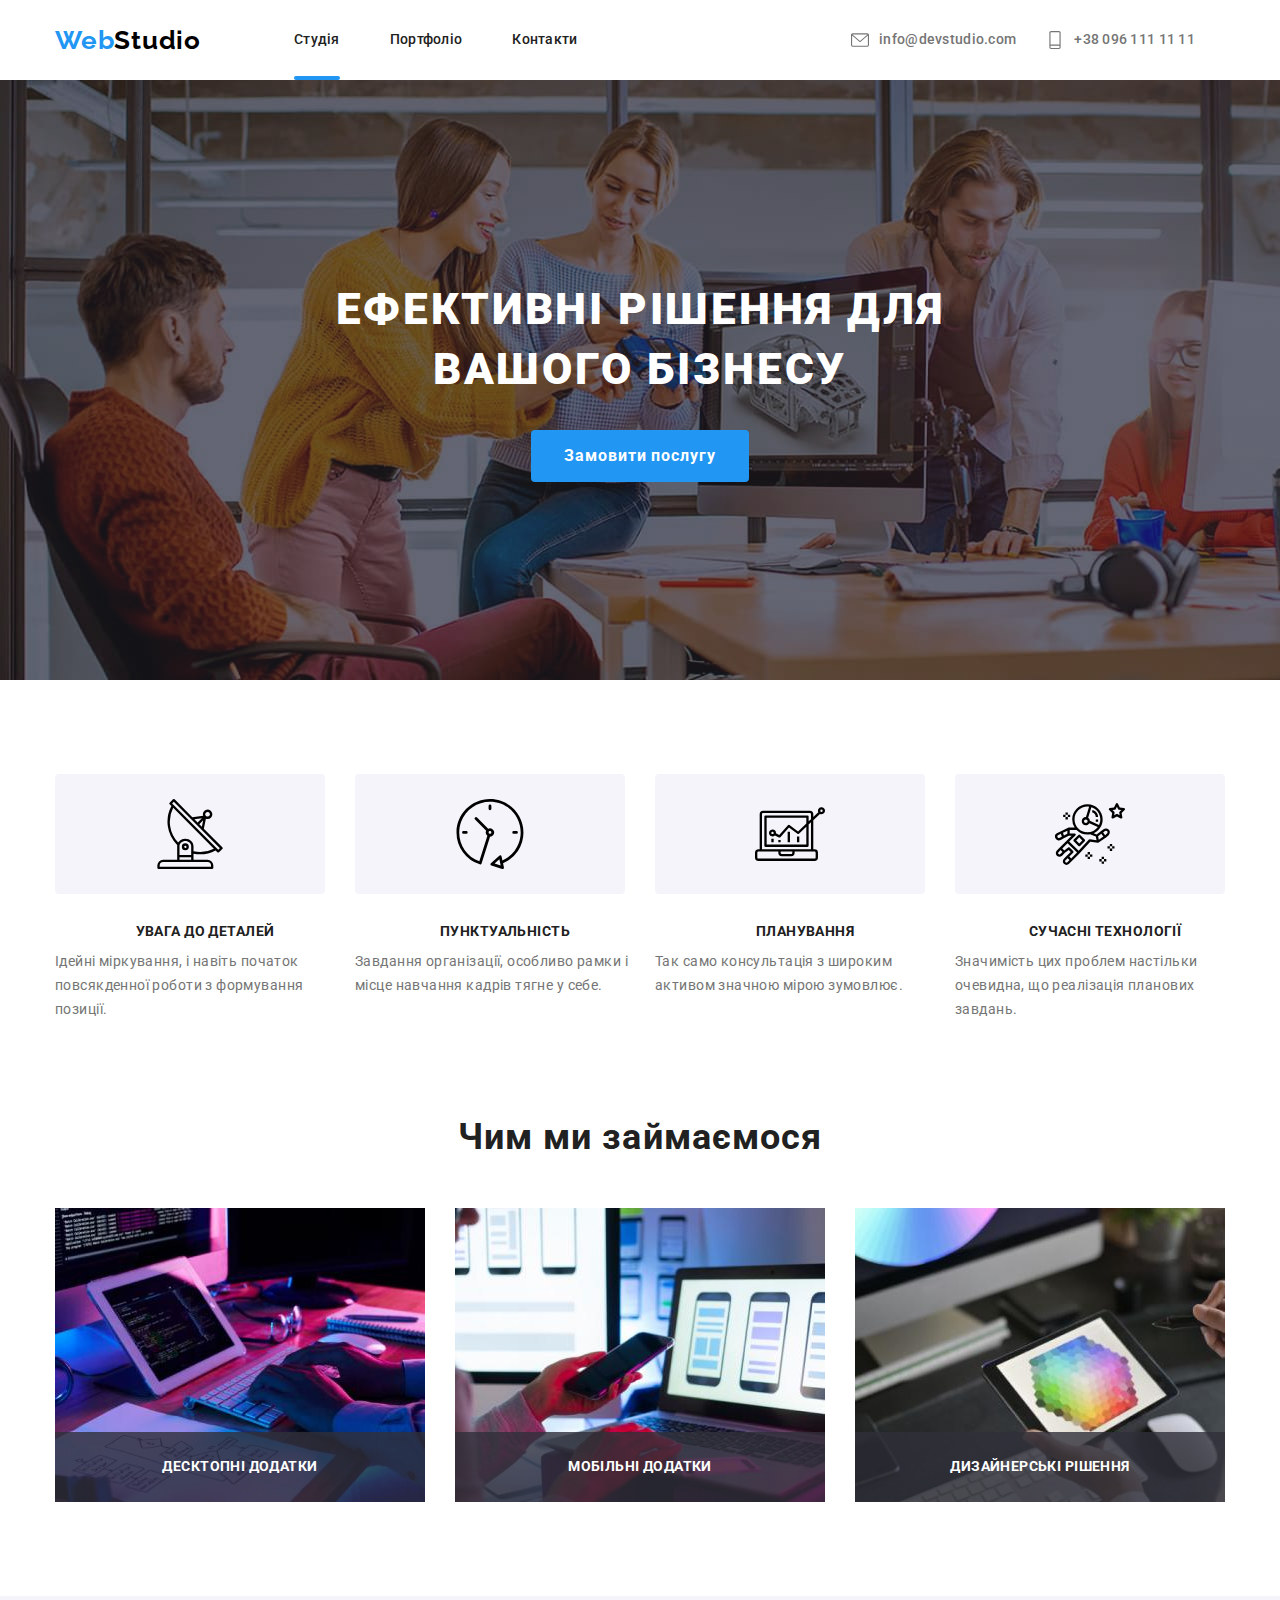
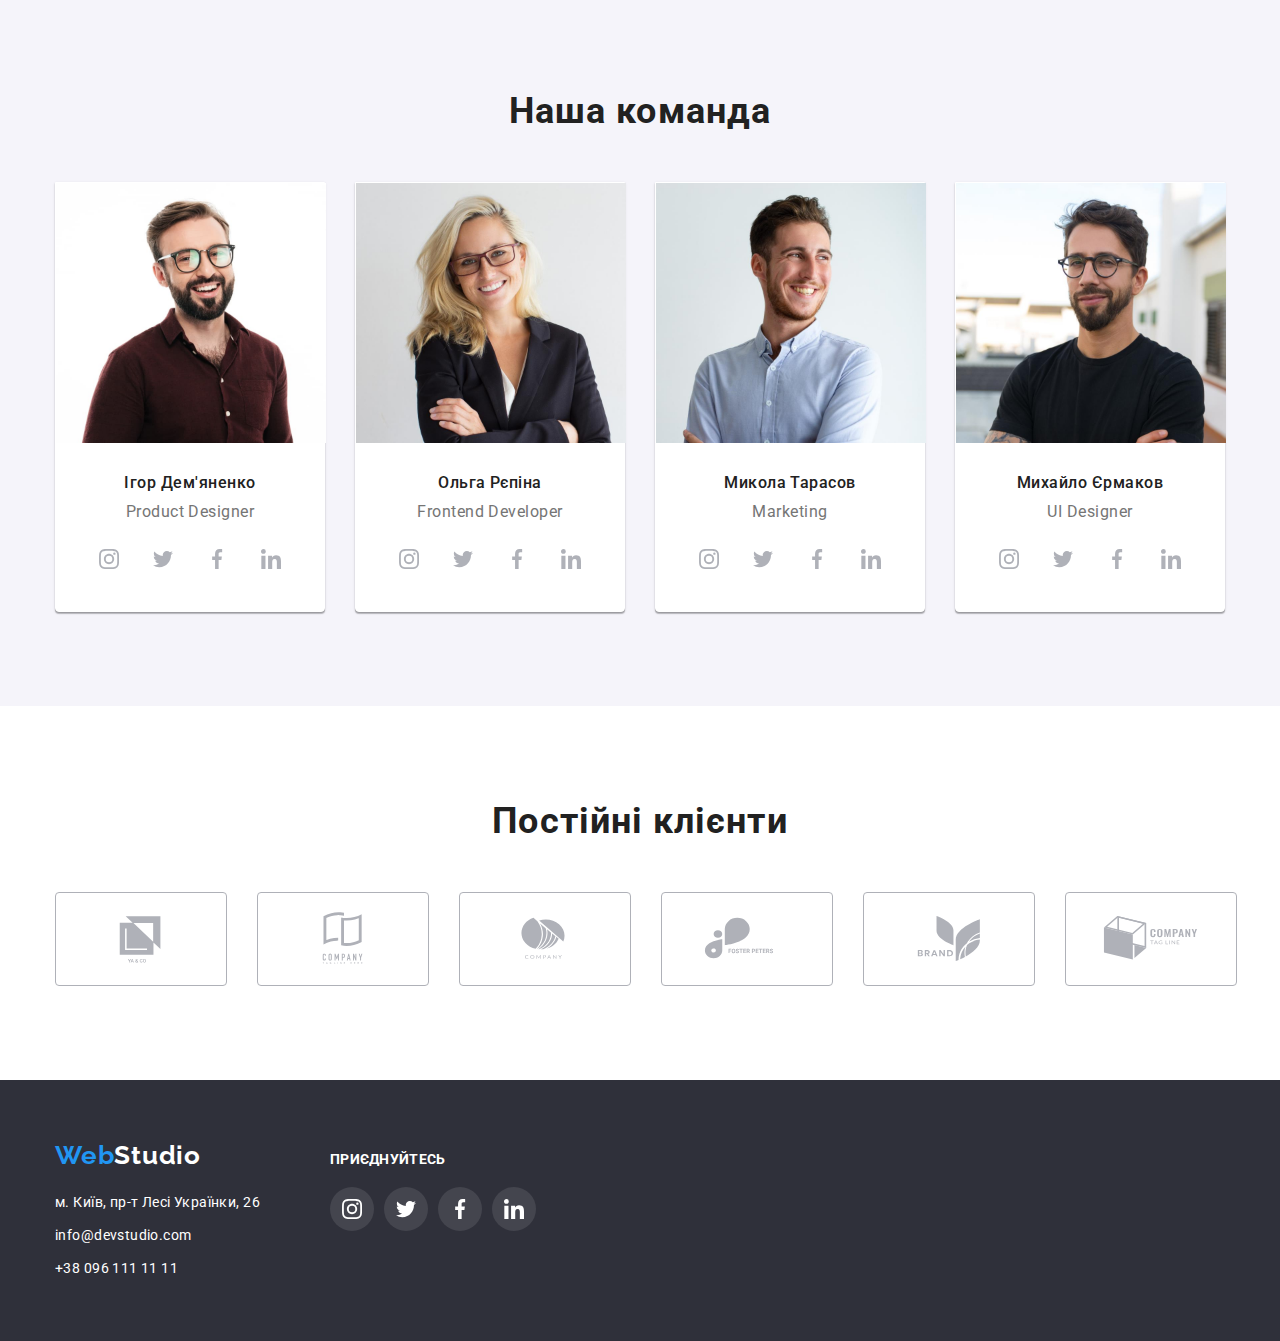
<file: index.html>
<!DOCTYPE html>
<html lang="uk">
  <head>
    <meta charset="UTF-8" />
    <meta http-equiv="X-UA-Compatible" content="IE=edge" />
    <meta name="viewport" content="width=device-width, initial-scale=1.0" />
    <link rel="stylesheet" href="./css/modern-normalize.css">
    <link rel="preconnect" href="https://fonts.googleapis.com">
    <link rel="preconnect" href="https://fonts.gstatic.com" crossorigin>
    <link rel="stylesheet" href="https://fonts.googleapis.com/css2?family=Raleway:wght@700&family=Roboto:wght@400;500;700;900&display=swap">
    <link rel="stylesheet" href="./css/styles.css"/>
    <title>Document</title>
  </head>

  <body>
      <!--Шапка сайта-->
    <header class="header-nav">


      
      <!--Кнопки ссылки (Навигация)-->
      <div class="container">
        <nav class="nav-logo main-nav">
          <a href="./index.html"><span class="logo">Web</span>Studio</a>
          <ul class="header-futer list site-nav">
           <li class="item"><a href="./index.html" class="current">Студія</a></li>
           <li class="item"><a href="./portfolio.html">Портфоліо</a></li>
           <li class="item"><a href="">Контакти</a></li>
          </ul>
          <ul class="header-contact list icon">
              <li class="header-futer">
                <div class="contact-icon">
                  <a href="mailto:info@devstudio.com">
                    <svg class="mail" width="16" height="12">
                      <use href="./images/symbol-defs.svg#icon-envelope-hover"></use>
                    </svg>info@devstudio.com
                  </a>
                </div>
                
              </li>
              <li class="header-futer">
                <div class="contact-icon">
                  <a href="tel:+380961111111" class="test">
                    <svg class="mail" width="10" height="16">
                      <use href="./images/symbol-defs.svg#icon-Vector"></use>
                    </svg>+38 096 111 11 11</a>
                </div>
              </li>

          </ul>
        </nav>
      </div>
    </header>
    <!--Section hero-->
    <section class="hero">

      <div class="container ">
        <h1 class="hero-text">Ефективні рішення для вашого бізнесу</h1>
        <button type="button" class="button-hero" data-modal-open>Замовити послугу</button> 
      </div>
    </section>

    <!--Section logo 2-->
    <section class="section">
      <div class="container">
        <h2 class="hide">Заголовок</h2>
        <ul class="list section-prof text-prof ">
          <li>
            <div class="description">
              <svg class="icon-box">
                <use href="./images/symbol-defs.svg#icon-antenna-1"></use>
              </svg>
            </div>
            <h3>УВАГА ДО ДЕТАЛЕЙ</h3>
            <p>Ідейні міркування, і навіть початок повсякденної роботи з формування позиції.</p>
          </li>
          <li>
            <div class="description">
              <svg class="icon-box">
                <use href="./images/symbol-defs.svg#icon-clock-1"></use>
              </svg>
            </div>
            <h3>ПУНКТУАЛЬНІСТЬ</h3>
            <p>Завдання організації, особливо рамки і місце навчання кадрів тягне у себе.</p>
          </li>
          <li>
            <div class="description">
              <svg class="icon-box">
                <use href="./images/symbol-defs.svg#icon-diagram-1"></use>
              </svg>
            </div>
            <h3>ПЛАНУВАННЯ</h3>
            <p>Так само консультація з широким активом значною мірою зумовлює.</p>
          </li>
          <li>
            <div class="description">
              <svg class="icon-box">
                <use href="./images/symbol-defs.svg#icon-astronaut-1"></use>
              </svg>
            </div>
            <h3>СУЧАСНІ ТЕХНОЛОГІЇ</h3>
            <p>Значимість цих проблем настільки очевидна, що реалізація планових завдань.</p>
          </li>
        </ul>
      </div>
    </section>
    <!--Section "Чим ми займаємося" 3-->
    <section class="section pdg">
      <div class="container">
        <h2 class="header">Чим ми займаємося</h2>
        <ul class="list header-img">
          <li class="imeges">
            <div class="box">
              <img src="./images/page1/img_1.jpg" alt="" width="370" />
              <strong class="picture_desc">ДЕСКТОПНІ ДОДАТКИ</strong>
            </div>
          </li>
          <li class="imeges">
            <div class="box">
              <img src="./images/page1/img_2.jpg" alt="" width="370" />
              <strong class="picture_desc">МОБІЛЬНІ ДОДАТКИ</strong>
            </div>
          </li>
          <li class="imeges">
            <div class="box">
              <img src="./images/page1/img_3.jpg" alt="" width="370" />
              <strong class="picture_desc">ДИЗАЙНЕРСЬКІ РІШЕННЯ</strong>
            </div>
          </li>
        </ul>
      </div>
    </section>

    <!--Section "Наша команда" 4-->
    <section class="section section-bgr">
      <div class="container">
        <h2 class="header">Наша команда</h2>
      <ul class="list section-img section-text img">
        <li class="border-section">
          <img src="./images/page1/img_4.jpg" alt="Ігор Дем'яненко" width="270" />
            <div class="block">
              <h3>Ігор Дем'яненко</h3>
              <p>Product Designer</p>
            </div>
            <ul class="page list">
              <li >
                <a href="" class="icon-page">
                  <svg class="icon-social">
                    <use href="./images/symbol-defs.svg#icon-instagram-2" width="20" height="20"></use>
                  </svg>
                </a>
              </li>
              <li>
                <a href="" class="icon-page">
                  <svg class="icon-social">
                    <use href="./images/symbol-defs.svg#icon-Group" width="20" height="20"></use>
                  </svg>
                </a>
              </li>
              <li>
                <a href="" class="icon-page">
                  <svg class="icon-social">
                    <use href="./images/symbol-defs.svg#icon-facebook-1" width="20" height="20"></use>
                  </svg>
                </a>
              </li>
              <li>
                <a href="" class="icon-page">
                  <svg class="icon-social">
                    <use href="./images/symbol-defs.svg#icon-linkedin-1" width="20" height="20"></use>
                  </svg>
                </a>
              </li>
            </ul>
        </li>

        <li class="border-section">
          <img src="./images/page1/img_5.jpg" alt="Ольга Рєпіна" width="270" />
            <div class="block">
              <h3>Ольга Рєпіна</h3>
              <p>Frontend Developer</p>
            </div>
            <ul class="page list">
              <li >
                <a href="" class="icon-page">
                  <svg class="icon-social">
                    <use href="./images/symbol-defs.svg#icon-instagram-2" width="20" height="20"></use>
                  </svg>
                </a>
              </li>
              <li>
                <a href="" class="icon-page">
                  <svg class="icon-social">
                    <use href="./images/symbol-defs.svg#icon-Group" width="20" height="20"></use>
                  </svg>
                </a>
              </li>
              <li>
                <a href="" class="icon-page">
                  <svg class="icon-social">
                    <use href="./images/symbol-defs.svg#icon-facebook-1" width="20" height="20"></use>
                  </svg>
                </a>
              </li>
              <li>
                <a href="" class="icon-page">
                  <svg class="icon-social">
                    <use href="./images/symbol-defs.svg#icon-linkedin-1" width="20" height="20"></use>
                  </svg>
                </a>
              </li>
            </ul>
        </li>

        <li class="border-section">
          <img src="./images/page1/img_6.jpg" alt="Микола Тарасов" width="270" />
            <div class="block">
              <h3>Микола Тарасов</h3>
              <p>Marketing</p>
            </div>
            <ul class="page list">
              <li >
                <a href="" class="icon-page">
                  <svg class="icon-social">
                    <use href="./images/symbol-defs.svg#icon-instagram-2" width="20" height="20"></use>
                  </svg>
                </a>
              </li>
              <li>
                <a href="" class="icon-page">
                  <svg class="icon-social">
                    <use href="./images/symbol-defs.svg#icon-Group" width="20" height="20"></use>
                  </svg>
                </a>
              </li>
              <li>
                <a href="" class="icon-page">
                  <svg class="icon-social">
                    <use href="./images/symbol-defs.svg#icon-facebook-1" width="20" height="20"></use>
                  </svg>
                </a>
              </li>
              <li>
                <a href="" class="icon-page">
                  <svg class="icon-social">
                    <use href="./images/symbol-defs.svg#icon-linkedin-1" width="20" height="20"></use>
                  </svg>
                </a>
              </li>
            </ul>
        </li>

        <li class="border-section">
          <img src="./images/page1/img_7.jpg" alt="Михайло Єрмаков" width="270" />
            <div class="block">
              <h3>Михайло Єрмаков</h3>
              <p>UI Designer</p>
            </div>
            <ul class="page list">
              <li >
                <a href="" class="icon-page">
                  <svg class="icon-social">
                    <use href="./images/symbol-defs.svg#icon-instagram-2" width="20" height="20"></use>
                  </svg>
                </a>
              </li>
              <li>
                <a href="" class="icon-page">
                  <svg class="icon-social">
                    <use href="./images/symbol-defs.svg#icon-Group" width="20" height="20"></use>
                  </svg>
                </a>
              </li>
              <li>
                <a href="" class="icon-page">
                  <svg class="icon-social">
                    <use href="./images/symbol-defs.svg#icon-facebook-1" width="20" height="20"></use>
                  </svg>
                </a>
              </li>
              <li>
                <a href="" class="icon-page">
                  <svg class="icon-social">
                    <use href="./images/symbol-defs.svg#icon-linkedin-1" width="20" height="20"></use>
                  </svg>
                </a>
              </li>
            </ul>
        </li>
      </ul>
      </div>
    </section>
    <!-- Section 5-->
    <section class="section">
      <h2 class="header">Постійні клієнти</h2>
      <div class="container">
        <ul class="client list">

          <li>
            <a href="" class="client-a">
              <svg class="client-svg">
                <use href="./images/symbol-defs.svg#icon-group-1"></use>
              </svg>
            </a>
          </li>

          <li>
            <a href="" class="client-a">            
              <svg class="client-svg">
                <use href="./images/symbol-defs.svg#icon-group-2" ></use>
              </svg>
            </a>
          </li>

          <li>
            <a href="" class="client-a">
              <svg class="client-svg">
                <use href="./images/symbol-defs.svg#icon-group-3" ></use>
              </svg>
            </a>
          </li>

          <li>
            <a href="" class="client-a">
              <svg class="client-svg">
                <use href="./images/symbol-defs.svg#icon-group-4" ></use>
              </svg>
            </a>
          </li>

          <li>
            <a href="" class="client-a">
              <svg class="client-svg">
                <use href="./images/symbol-defs.svg#icon-group-5" ></use>
              </svg>
            </a>
          </li>

          <li>
            <a href="" class="client-a">
              <svg class="client-svg" >
                <use href="./images/symbol-defs.svg#icon-group-6" ></use>
              </svg>
            </a>
          </li>
        </ul>
      </div>
    </section>
    <!--Подвал-->
    <footer class="footer">
      <div class="container footer-svg">
        <div>
          <a href="./index.html" class="footer-logo footer-log"><span class="logo">Web</span>Studio</a>
          <address>
            <ul class="list footer-adress">
              <li class="footer-adr adr"><a href="address:https://goo.gl/maps/zJNhpAb7FdGBm95CA">м. Київ, пр-т Лесі Українки, 26</a></li>
              <li class="footer-adr"><a href="mailto:info@devstudio.com" class="">info@devstudio.com</a></li>
              <li class="footer-adr"><a href="tel:+380961111111" class="">+38 096 111 11 11</a></li>
            </ul>
          </address>
        </div>

        <div class="social">
          <strong class="about-text">ПРИЄДНУЙТЕСЬ</strong>
            <ul class="list footer-text">
              <li>
                <a href="" class="footer-page">
                  <svg class="icon-social color">
                    <use href="./images/symbol-defs.svg#icon-instagram-2" width="20" height="20"></use>
                  </svg>
                </a>
              </li>
              <li>
                <a href="" class="footer-page color">
                  <svg class="icon-social">
                    <use href="./images/symbol-defs.svg#icon-Group" width="20" height="20"></use>
                  </svg>
                </a>
              </li>
              <li>
                <a href="" class="footer-page color">
                  <svg class="icon-social">
                    <use href="./images/symbol-defs.svg#icon-facebook-1" width="20" height="20"></use>
                  </svg>
                </a>
              </li>
              <li>
                <a href="" class="footer-page color">
                  <svg class="icon-social">
                    <use href="./images/symbol-defs.svg#icon-linkedin-1" width="20" height="20"></use>
                  </svg>
                </a>
              </li>
            </ul>

        </div>
      </div>
    </footer>

    <div class="backdrop is-hidden" data-modal>
      <div class="modal">
          <button type="button" class="close close-svg" data-modal-close>
            <svg class="close-img" >
              <use href="./images/symbol-defs.svg#icon-Vector-1"></use>
            </svg>
          </button>
      </div>
    </div>
    <script src="./js/modal.js"></script>
  </body>
</html>
</file>
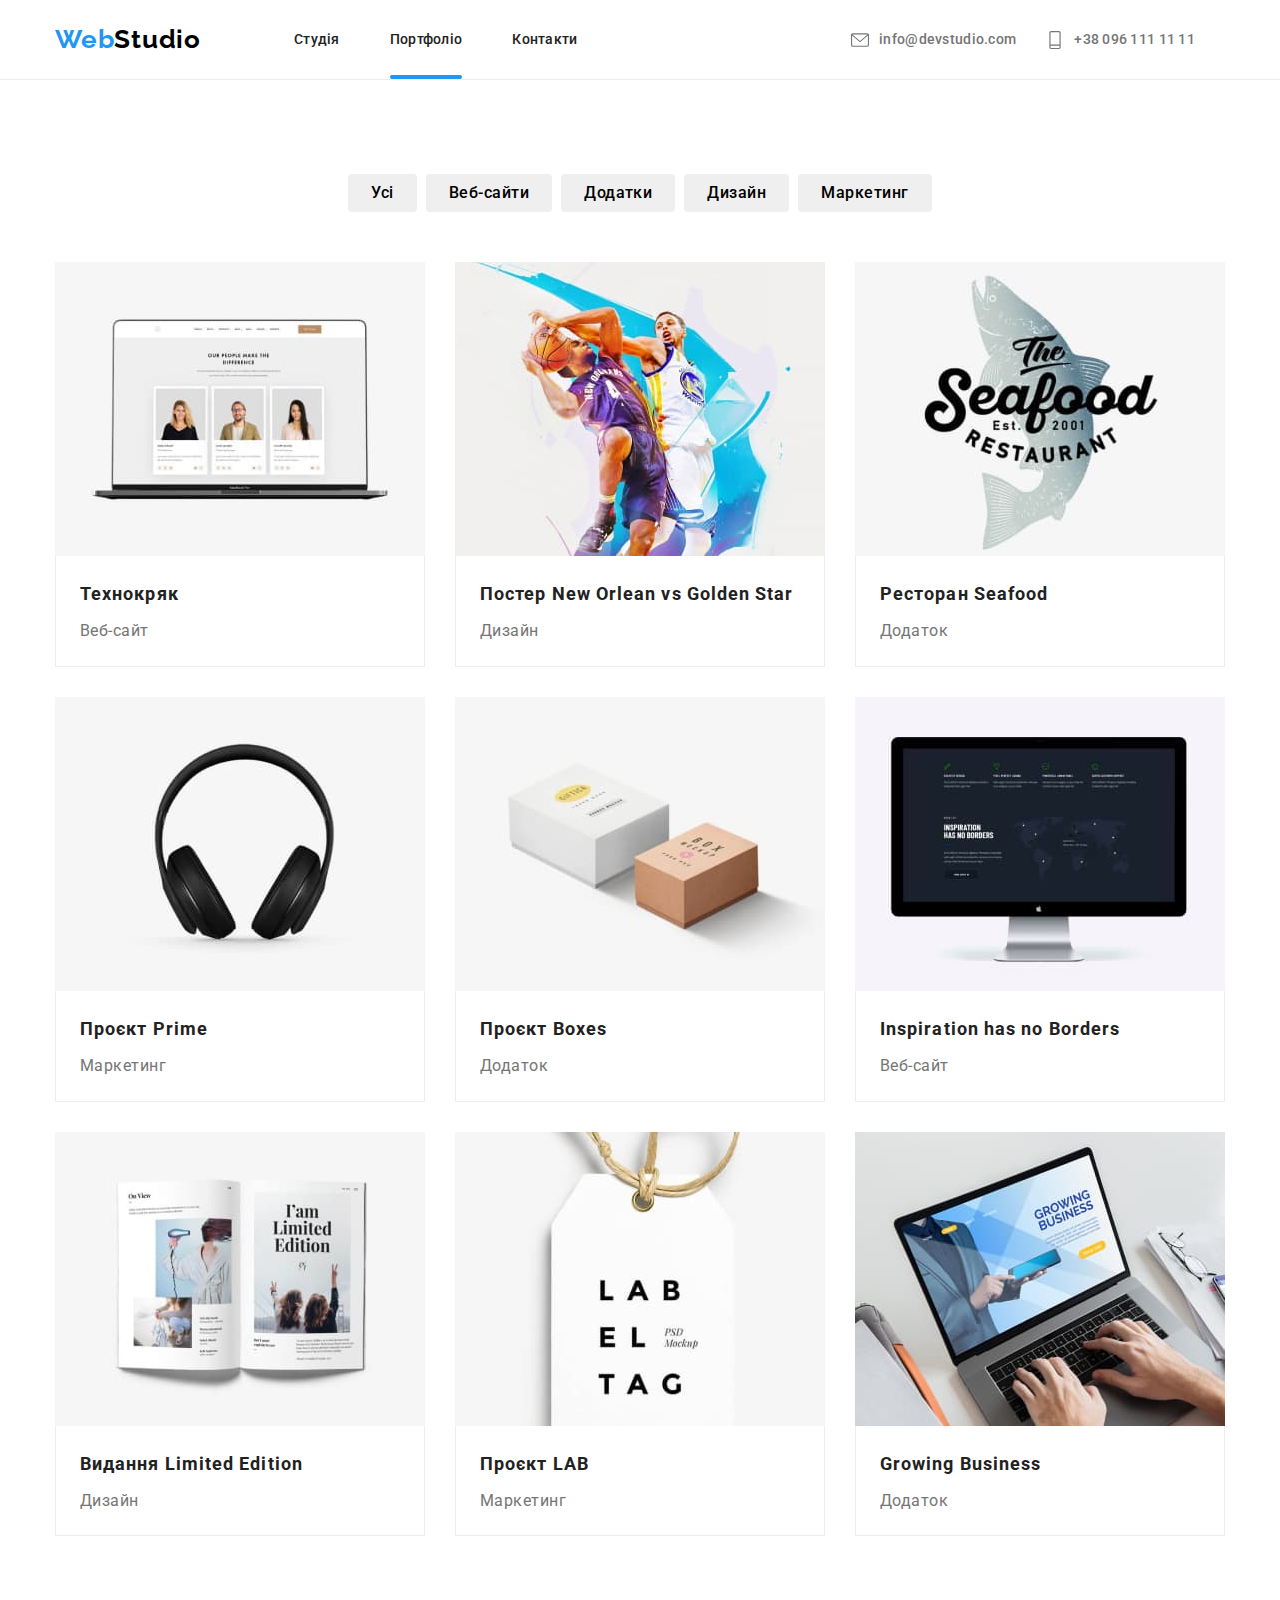
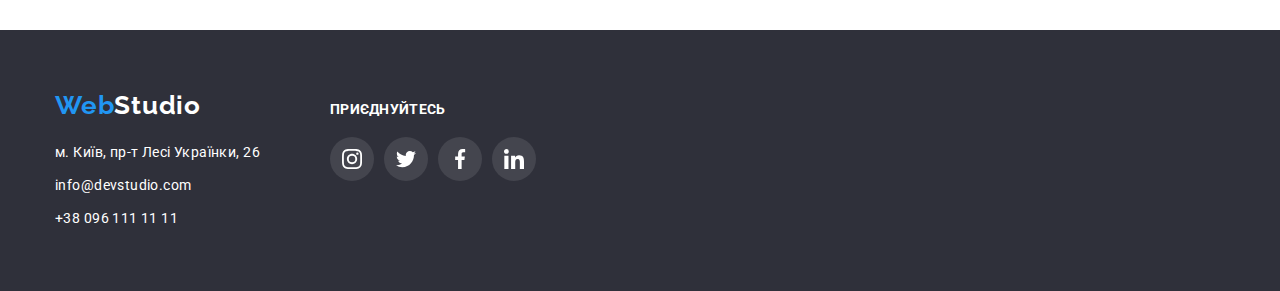
<file: portfolio.html>
<!DOCTYPE html>
<html lang="uk">
  <head>
    <meta charset="UTF-8" />
    <meta http-equiv="X-UA-Compatible" content="IE=edge" />
    <meta name="viewport" content="width=device-width, initial-scale=1.0" />
    <link rel="stylesheet" href="./css/modern-normalize.css">
    <link rel="preconnect" href="https://fonts.googleapis.com">
    <link rel="preconnect" href="https://fonts.gstatic.com" crossorigin>
    <link rel="stylesheet" href="https://fonts.googleapis.com/css2?family=Raleway:wght@700&family=Roboto:wght@400;500;700;900&display=swap">
    <link rel="stylesheet" href="./css/styles.css"/>
    <title>Document</title>
  </head>

  <body class="">
      <!--Кнопки ссылки (Навигация)-->
      <header class="header-bord header-nav">
        <!--Кнопки ссылки (Навигация)-->
        <div class="container">
          <nav class="nav-logo main-nav">
            <a href="./index.html"><span class="logo">Web</span>Studio</a>
            <ul class="header-futer list site-nav">
             <li class="item"><a href="./index.html" >Студія</a></li>
             <li class="item"><a href="./portfolio.html" class="current">Портфоліо</a></li>
             <li class="item"><a href="">Контакти</a></li>
            </ul>
            <ul class="header-contact list icon">
                <li class="header-futer">
                  <div class="contact-icon">
                    <a href="mailto:info@devstudio.com">
                      <svg class="mail" width="16" height="12">
                        <use href="./images/symbol-defs.svg#icon-envelope-hover"></use>
                      </svg>info@devstudio.com
                    </a>
                  </div>
                  
                </li>
                <li class="header-futer">
                  <div class="contact-icon">
                    <a href="tel:+380961111111">
                      <svg class="mail" width="10" height="16">
                        <use href="./images/symbol-defs.svg#icon-Vector"></use>
                      </svg>+38 096 111 11 11</a>
                  </div>
                </li>
  
            </ul>
          </nav>
        </div>
      </header>
   <!--Секция кнопок-->
   <section class="section">
    <div class="container">
      <h1 class="hide">Портфоліо</h1>
      <ul class="list button-content">
        <li><button type="button" class="button">Усі</button></li>
        <li><button type="button" class="button">Веб-сайти</button></li>
        <li><button type="button" class="button">Додатки</button></li>
        <li><button type="button" class="button">Дизайн</button></li>
        <li><button type="button" class="button">Маркетинг</button></li>
      </ul>
    </div>
    
    <!--Секция 9 картинок-->
    <div class="container">
      <ul class="list section-header  imege">

        <li class="block-content">
          <div class="techno">
            <img src="./images/page2/Технокряк.jpg" alt="ноутбук з анкетами людей" width="370">
            <p class="icon-hidden">
              Ресурс пропонує комплексні пропозиції з різним рівнем функціоналу та сервісів. Все це дозволить відвідувачу отримати вичерпні відомості про компанію чи приватну особу.
            </p>
          </div>
          <a href="">
            <div class="text">
              <h2>Технокряк</h2>
              <p class="section-texts">Веб-сайт</p>
            </div>
          </a>
        </li>

        <li  class="block-content">
          <div class="techno">
            <img src="./images/page2/ПостерNewOrleanvsGoldenStar.jpg" alt="постер з двума баскетболістами у стрибку з м'ячем" width="370">
            <p class="icon-hidden">
              Ресурс пропонує комплексні пропозиції з різним рівнем функціоналу та сервісів. Все це дозволить відвідувачу отримати вичерпні відомості про компанію чи приватну особу.
            </p>
          </div>
          <a href="">
            <div class="text">
              <h2>Постер New Orlean vs Golden Star</h2>
              <p class="section-texts">Дизайн</p>
            </div>
          </a>
        </li>

        <li class="block-content">
          <div class="techno">
            <img src="./images/page2/РесторанSeafood.jpg" alt="логотип ресторану Seafood" width="370">
            <p class="icon-hidden">
              Ресурс пропонує комплексні пропозиції з різним рівнем функціоналу та сервісів. Все це дозволить відвідувачу отримати вичерпні відомості про компанію чи приватну особу.
            </p>
          </div>
          <a href="">
            <div class="text">
              <h2>Ресторан Seafood</h2>
              <p class="section-texts">Додаток</p>
            </div>
          </a>
        </li>

        <li class="block-content">
          <div class="techno">
            <img src="./images/page2/ПроєктPrime.jpg" alt="бездротові наушники чорного кольору" width="370">
            <p class="icon-hidden">
              Ресурс пропонує комплексні пропозиції з різним рівнем функціоналу та сервісів. Все це дозволить відвідувачу отримати вичерпні відомості про компанію чи приватну особу.
            </p>
          </div>
          <a href="">
            <div class="text">
              <h2>Проєкт Prime</h2>
              <p class="section-texts">Маркетинг</p>
            </div>
          </a>
        </li>
       
        <li class="block-content">
          <div class="techno">
            <img src="./images/page2/ПроєктBoxes.jpg" alt="два різні картонні бокси білого та картонного кольору" width="370">
            <p class="icon-hidden">
              Ресурс пропонує комплексні пропозиції з різним рівнем функціоналу та сервісів. Все це дозволить відвідувачу отримати вичерпні відомості про компанію чи приватну особу.
            </p>
          </div>
          <a href="">
            <div class="text">
              <h2>Проєкт Boxes</h2>
              <p class="section-texts">Додаток</p>
            </div>
          </a>
        </li>

        <li class="block-content">
          <div class="techno">
            <img src="./images/page2/InspirationHasnoBorders.jpg" alt="apple imac" width="370">
            <p class="icon-hidden">
              Ресурс пропонує комплексні пропозиції з різним рівнем функціоналу та сервісів. Все це дозволить відвідувачу отримати вичерпні відомості про компанію чи приватну особу.
            </p>
          </div>
          <a href="">
            <div class="text">
              <h2>Inspiration has no Borders</h2>
              <p class="section-texts">Веб-сайт</p>
            </div>
          </a>
        </li>
       
        <li class="block-content">
          <div class="techno">
            <img src="./images/page2/ВиданняLimitedEdition.jpg" alt="розгорнута книга з картинками" width="370">
            <p class="icon-hidden">
              Ресурс пропонує комплексні пропозиції з різним рівнем функціоналу та сервісів. Все це дозволить відвідувачу отримати вичерпні відомості про компанію чи приватну особу.
            </p>
          </div>
          <a href="">
            <div class="text">
              <h2>Видання Limited Edition</h2>
              <p class="section-texts">Дизайн</p>
            </div>
          </a>
        </li>

        <li class="block-content">
          <div class="techno">
            <img src="./images/page2/ПроєктLAB.jpg" alt="логотип проекту LAB" width="370">
            <p class="icon-hidden">
              Ресурс пропонує комплексні пропозиції з різним рівнем функціоналу та сервісів. Все це дозволить відвідувачу отримати вичерпні відомості про компанію чи приватну особу.
            </p>
          </div>
          <a href="">
            <div class="text">
              <h2>Проєкт LAB</h2>
              <p class="section-texts">Маркетинг</p>
            </div>
          </a>
        </li>
       
        <li class="block-content">
          <div class="techno">
            <img src="./images/page2/GrowingBusiness.jpg" alt="чоловік процює за ноутбуком" width="370">
            <p class="icon-hidden">
              Ресурс пропонує комплексні пропозиції з різним рівнем функціоналу та сервісів. Все це дозволить відвідувачу отримати вичерпні відомості про компанію чи приватну особу.
            </p>
          </div>
          <a href="">
            <div class="text">
              <h2>Growing Business</h2>
              <p class="section-texts">Додаток</p>
            </div>
          </a>
        </li>
       </ul>
    </div>

   </section>

    <!--Подвал-->
    <footer class="footer">
      <div class="container footer-svg">
        <div>
          <a href="./index.html" class="footer-logo footer-log"><span class="logo">Web</span>Studio</a>
          <address>
            <ul class="list footer-adress">
              <li class="footer-adr adr"><a href="address:https://goo.gl/maps/zJNhpAb7FdGBm95CA">м. Київ, пр-т Лесі Українки, 26</a></li>
              <li class="footer-adr"><a href="mailto:info@devstudio.com" class="">info@devstudio.com</a></li>
              <li class="footer-adr"><a href="tel:+380961111111" class="">+38 096 111 11 11</a></li>
            </ul>
          </address>
        </div>

        <div class="social">
          <strong class="about-text">ПРИЄДНУЙТЕСЬ</strong>
            <ul class="list footer-text">
              <li>
                <a href="" class="footer-page">
                  <svg class="icon-social color">
                    <use href="./images/symbol-defs.svg#icon-instagram-2" width="20" height="20"></use>
                  </svg>
                </a>
              </li>
              <li>
                <a href="" class="footer-page color">
                  <svg class="icon-social">
                    <use href="./images/symbol-defs.svg#icon-Group" width="20" height="20"></use>
                  </svg>
                </a>
              </li>
              <li>
                <a href="" class="footer-page color">
                  <svg class="icon-social">
                    <use href="./images/symbol-defs.svg#icon-facebook-1" width="20" height="20"></use>
                  </svg>
                </a>
              </li>
              <li>
                <a href="" class="footer-page color">
                  <svg class="icon-social">
                    <use href="./images/symbol-defs.svg#icon-linkedin-1" width="20" height="20"></use>
                  </svg>
                </a>
              </li>
            </ul>

        </div>
      </div>
    </footer>
 </body>
</html>
</file>
<file: css/styles.css>
/* Цвет основного текста color: #212121; */
/* Цвет лого color: #2196F3; */
/* Цвет Studio color: #000000; */
/* Цвет футера + описание белым color: #FFFFFF; */
/* Кнопка героя background: #2196F3; */
/* Описание блоков color: #757575; */
/* Цвет кнопок #F5F4FA */
:root {
    --body-text: #212121;
    --logo: #2196F3;
    --nav-logo: #000000;
    --header-contact: #757575;
    --hero: #ffffff;
    --button-hero: #2196F3;
    --footer-logo: #ffffff;
    --footer-adress: #ffffff;
    --button: #F5F4FA;
    --hero-size: #2F303A;
    --border: #AFB1B8;
    --text-hidden: #ffffff;

}
/* Применяется на всю страницу кроме ссылок. */
body {
    color: var(--body-text);
/* Шрифты */
    font-family: roboto, sans-serif;
    font-size: 14px;
    letter-spacing: 0.02em;
}
/* Спрятанный заголовок */
.hide {
    font-size: 0;
}

h1, h2, h3, h4, h5, h6, p {margin: 0;}
/* убераем границы и точки в списках */

.list {
    padding: 0;
    margin: 0;
    list-style: none;
    display: block;
}

img {
    display: block;
}

a {
    text-decoration: none;
    font-style: normal;
}

    /* Контейнеры под блоки */
.container {
    width: 1200px;
    margin: 0 auto;
    padding: 0 15px;
}

/* Логотип */
.logo {
    color: var(--logo);
}

/* цвет кнопок хедера */
.current:active, 
.current:visited,
.header-futer a:hover,
.header-futer a:focus {
    color: var(--logo);
    transition-duration: 250ms;
    transition-timing-function: cubic-bezier(0.4, 0, 0.2, 1); 
}

.current::after {
    background-color:  var(--logo);
}
.site-nav .current {
    position: relative;
}

.site-nav .current::after {
    position: absolute;
    display: block;
    bottom: -11px;
    content: "";
    width: 100%;
    height: 4px;
    background-color: var(--button-hero);
    border-radius: 2px;
}

/* навигация кнопок */
.site-nav{
    display: flex;
    margin-left: 93px;
    flex-wrap: wrap;
}

.header-bord {
    border-bottom: 1px solid #ECECEC;
}
.header-nav {
    display: flex;
    align-items: center;
    height: 80px;
}

.main-nav {
    display: flex;
    align-items: center;
}

.item {
    margin-right: 50px;
}

.description {
    display: flex;
    justify-content: center;
    align-items: center;
    margin-bottom: 30px;
    margin-right: 30px;
    background-color: var(--button);
    border-radius: 4px;
    height: 120px;
    width: 270px;
}

.site-nav .item:last-child {
    margin-right: 0px;
}

/* Кнопки header */
.header-futer a {
    display: block;
    padding-top: 21px;
    padding-bottom: 21px;

    color: var(--body-text);
    font-weight: 500;
    line-height: 1.14;
    letter-spacing: 0.02em; 
}

/* Контакты в хедере */
.header-contact {
    display: flex;
    margin-left: auto;
}

.header-contact .item:last-child {
    margin-right: 0px;
}

.contact-icon {
    display: flex;
    margin-left: auto;
    margin-right: 30px;
    fill: var(--header-contact);
}
/* Почта в header */
.mail {
    margin-right: 10px;
    width: 18px;
    height: 20px;
    padding: 0;
}

.mail use:hover,
.mail use:focus {
    fill: var(--button-hero);
    
}

.header-contact a {
    display: inline-flex;
    align-items: center;
    padding-top: 21px;
    padding-bottom: 21px;

    color: var(--header-contact);
    font-weight: 500;
    line-height: 1.14;
    letter-spacing: 0.02em;
}

.contact-icon:hover, 
.contact-icon:focus {
    fill: var(--logo);
}

/* шрифт лого */
.nav-logo > a {
    color: var(--nav-logo);

    font-family: raleway;
    font-weight: 700;
    font-size: 26px;
    line-height: 1.19;
    letter-spacing: 0.03em;
}
/* Section hero */
.hero {
    background-color: var(--hero-size);
    padding-top: 200px;
    padding-bottom: 200px;
    max-width: 1600px;
    height: 600px;
    margin-left: auto;
    margin-right: auto;
    background-image: linear-gradient(
        to right,
rgba(47, 48, 58, 0.4), rgba(47, 48, 58, 0.4)
    ), url(../images/page1/header.jpg);
    position: relative;
}

.hero-text {
    margin-bottom: 30px;
    width: 696px;
    margin-left: auto;
    margin-right: auto;
    color: var(--hero);
    font-weight: 900;
    font-size: 44px;
    line-height: 1.36;

    text-align: center;

    letter-spacing: 0.06em;
    text-transform: uppercase;
    }
/* button hero */
.button-hero {
    color: var(--hero);
    font-weight: 700;
    font-size: 16px;
    line-height: 1.88;
    background-color: var(--button-hero);
    border-radius: 4px;
    border: 1px solid transparent;
    padding: 10px 32px;
    margin: 0 auto;

    display: flex;
    align-items: center;
    text-align: center;
    letter-spacing: 0.06em;
    

}


/* Section prof. заголовки проффессий */
.section {
    padding-top: 94px;
    padding-bottom: 94px;
}

.section-prof {
    flex-basis: calc(100% / 4); 
    width: 1170px; }

.section-prof {
    display: flex;
    flex-wrap: nowrap;
}
.border-section:last-child {
    margin-right: 0px;}
.section-bgr {
    background-color: var(--button);
}
.border-section {
    border: 1px solid var(--hero);
    width: 270px;
    background-color: var(--hero);
    box-shadow: 0px 1px 3px rgba(0, 0, 0, 0.12), 0px 1px 1px rgba(0, 0, 0, 0.14), 0px 2px 1px rgba(0, 0, 0, 0.2);
    border-radius: 0px 0px 4px 4px; 
    margin-right: 30px;
}

.page {
    display: flex;
    justify-content: center;
    align-items: center;
    padding: 0px 32px 30px 32px;
    margin: 0;
    gap: 10px;
}

 .icon-page { 
    display: flex;
    justify-content: center;
    align-items: center;
    border-radius: 50%;
    padding: 12px 12px;
    width: 44px;
    height: 44px;
    fill: currentColor;
    fill: var(--border);
    transition-duration: 250ms;
    transition-timing-function: cubic-bezier(0.4, 0, 0.2, 1);
}

.icon-social {
    display: flex;
    width: 20px;
    height: 20px;
    /* justify-content: 50%;
    align-items: 50%; */
    
}

.icon-page:hover,
.icon-page:active { 
    background-color: var(--button-hero);
    fill: var(--hero);
    
}

.section-prof h3{
    font-weight: 700;
    font-size: 14px;
    line-height: 1.14;
    letter-spacing: 0.03em;
    margin-bottom: 10px;
    text-align: center;
}
/* текст профессий */
.text-prof p {
    color: var(--header-contact);
    line-height: 1.71;
    letter-spacing: 0.03em;
}
.icon-box{
    width: 70px;
    height: 70px;

}
/* Section imeges. Заголовки */
.header-img {
    display: flex;
    flex-wrap: nowrap;
}
.imeges:last-child {
    margin-right: 0px;}

.imeges {
    margin-right: 30px;
    padding-top: 0;

}
/* Описание текста на картинках в разделе секции 3 */
.picture_desc {
    position: absolute;
    height: 70px;
    width: 100%;
    display: flex;
    justify-content: center;
    align-items: center;
    font-weight: 700;
    line-height: 1.14;
    letter-spacing: 0.03em;
    bottom: 0;
    color: var(--text-hidden);
    background: rgba(47, 48, 58, 0.8);
}
.box {
    position: relative;
}

/* Фото профессий */
.header {
    margin-bottom: 50px;
    font-weight: 700;
    font-size: 36px;
    line-height: 1.17;
    text-align: center;
    letter-spacing: 0.03em;
}
.pdg {
    padding-top: 0;
}

.img-dop {
    padding: 0;
}
/* отступ у картинок */
.img {
    display: flex;
    flex-wrap: nowrap;
}
.img:last-child {
    margin-right: 0px;}


/* заголовки секции */
.section-img h3 {
    padding-bottom: 10px;
    font-weight: 500;
    font-size: 16px;
    line-height: 1.19;
    text-align: center;
    letter-spacing: 0.03em;
}
/* текст секции */
.section-text p{
    color: var(--header-contact);
    font-size: 16px;
    line-height: 1.19;
    text-align: center;
    letter-spacing: 0.03em;
}
.block {
    margin-top: 30px;
    margin-bottom: 16px;
}
/* Секция постоянных клиентов */
.client {
    display: flex;
    
    gap: 30px;
}
.client-a {
    display: flex;
    justify-content: center;
    align-items: center;
    width: 100%;
    height: 100%;
    border: 1px solid var(--border);
    border-radius: 4px;
    transition-duration: 250ms;
    transition-timing-function: cubic-bezier(0.4, 0, 0.2, 1);

}
.client-a:hover,
.client-a:focus {
    border-color: var(--button-hero); 

}

.text-text:hover,
.text-text:focus {
    border-color: var(--button-hero); 
    
}

.client-svg:hover,
.client-svg:active { 
    fill: var(--button-hero);
    
}

.client-svg {
    fill: var(--border);
    width: 170px;
    height: 92px;
    padding: 15px 32px;
    transition-duration: 250ms;
    transition-timing-function: cubic-bezier(0.4, 0, 0.2, 1);
}

/* Подвал */

.footer-logo{
    color: var(--footer-logo);
    font-family: raleway;
    font-weight: 700;
    font-size: 26px;
    line-height: 1.19;

    letter-spacing: 0.03em;

}

.footer {
    display: flex;
    background-color: var(--hero-size);
    padding-top: 60px;
    padding-bottom: 60px;

}

.footer-adress a{
    color: var(--footer-adress);
    line-height: 1.71;
    letter-spacing: 0.03em;
}

.footer-adress a:hover, 
.footer-adress a:focus {
    color: var(--logo);
    transition-duration: 250ms;
    transition-timing-function: cubic-bezier(0.4, 0, 0.2, 1);
}
.adr {
    margin-top: 20px;
}
.footer-adr:nth-child(-n + 2){
    margin-bottom: 9px;
}
.footer-text {
    display: flex;
    margin-top: 20px;
}
.color {
    fill: var(--footer-logo);
}
.footer-page {
    display: flex;
    border-radius: 50%;
    justify-content: center;
    align-items: center;
    background-color: rgba(255, 255, 255, 0.1);
    
    padding: 0;
    width: 44px;
    height: 44px; 
    margin-right: 10px;
    transition-duration: 250ms;
    transition-timing-function: cubic-bezier(0.4, 0, 0.2, 1);
}
.footer-page:hover,
.footer-page:active {
    background-color: var(--button-hero);
    fill: var(--footer-logo);

}

.about-text {
    color: var(--footer-adress);

}
.footer-svg {
    display: flex;
    align-items: baseline;
}

.social {
    margin-left: 70px;
}

/* Корректировка кнопок */
.button-content {
    display: flex;
    flex-wrap: wrap;
    justify-content: center;
}
.button-content {
    margin-bottom: 50px;
    gap: 9px;
}
/* 2 страница без header and foother */
/* кнопки */
.button {
    font-family: roboto;
    border: 1px solid transparent;
    border-radius: 4px;
    padding: 5px 22px;

    font-weight: 500;
    font-size: 16px;
    line-height: 1.63;
    letter-spacing: 0.03em;
    text-align: center;
    display: inline-block;
    transition-duration: 250ms;
    transition-timing-function: cubic-bezier(0.4, 0, 0.2, 1);
}
.text {
    padding: 20px 24px;
    border: 1px solid #EEEEEE;
    width: 370px;
    border-top: none;
}
.imege {
    display: flex;
    flex-wrap: wrap;
    gap: 30px;
}
.icon-hidden { 
    position: absolute;
    top: 0;
    left: 0;
    height: 100%;
    padding: 10px;
    background: rgba(33, 150, 243, 0.9);
    transform: translateY(100%);
    font-size: 18px;
    line-height: 1.56;
    letter-spacing: 0.03em;
    color: var(--text-hidden);
    transition: transform 500ms;

    width: 100%;
    height: 100%;
    padding: 63px 24px;
}

.techno { 
    position: relative;
    overflow: hidden;

}
.block-content:hover .icon-hidden {
    transform: rotateY(0);
}


.button:hover,
.button:focus {
    color: var(--hero);
    background-color: var(--button-hero);
    border: 1px solid transparent;

}

/* 2 страница заголовки */

/* Управление контейнерами */


.box:nth-last-child(-n + 3) {
    margin-bottom: 0px;
}

.box:nth-child(3n) {
    margin-right: 0; }

.section-header h2{
    /* margin-top: 0; */
    margin-bottom: 4px;
    font-weight: 700;
    font-size: 18px;
    line-height: 2;
    letter-spacing: 0.06em;
    color: var(--body-text);
}
/* 2 страница текст после заголовка */

.section-texts{
    margin-bottom: 0;
    color: var(--header-contact);
    letter-spacing: 0.03em;
    font-size: 16px;
    line-height: 1.86;
}

.block-content {
    box-sizing: border-box;
}

.block-content:hover,
.block-content:focus {
    box-shadow: 0px 1px 1px rgba(0, 0, 0, 0.12), 0px 4px 4px rgba(0, 0, 0, 0.06), 1px 4px 6px rgba(0, 0, 0, 0.16);  
    transition-duration: 250ms;
    transition-timing-function: cubic-bezier(0.4, 0, 0.2, 1);
}

/* modal */

.backdrop {
    position: fixed;
    top: 0;
    left: 0;
    width: 100%;
    height: 100%;
    background: rgba(0, 0, 0, 0.2);
    transition-duration: 250ms;
    transition-timing-function: cubic-bezier(0.4, 0, 0.2, 1);
}
.modal {
    position: absolute;
    width: 528px;
    height: 581px;
    top: 50%;
    left: 50%;
    transform: translate(-50%, -50%);
    background: var(--text-hidden);
    box-shadow: 0px 1px 3px rgba(0, 0, 0, 0.12), 0px 1px 1px rgba(0, 0, 0, 0.14), 0px 2px 1px rgba(0, 0, 0, 0.2);
    border-radius: 4px;

}

.is-hidden {
    opacity: 0;
    visibility: hidden;
    pointer-events: none;
} 

.close {
    position: absolute;
    right: 10px;
    top: 10px;
    width: 30px;
    height: 30px;
    border-radius: 50%;
    border: 1px solid rgba(0, 0, 0, 0.1);
    cursor: pointer;
    transition-duration: 250ms;
    transition-timing-function: cubic-bezier(0.4, 0, 0.2, 1);
}

.close-svg{ 
    display: flex;
    justify-content: center;
    align-items: center;
    width: 30px;
    height: 30px;
}

.close-img {
    position: absolute;
    width: 11px;
    height: 11px;
} 

.modal button:hover,
.modal button:focus {
    fill: var(--logo);
    border-color: var(--logo);

}
</file>
